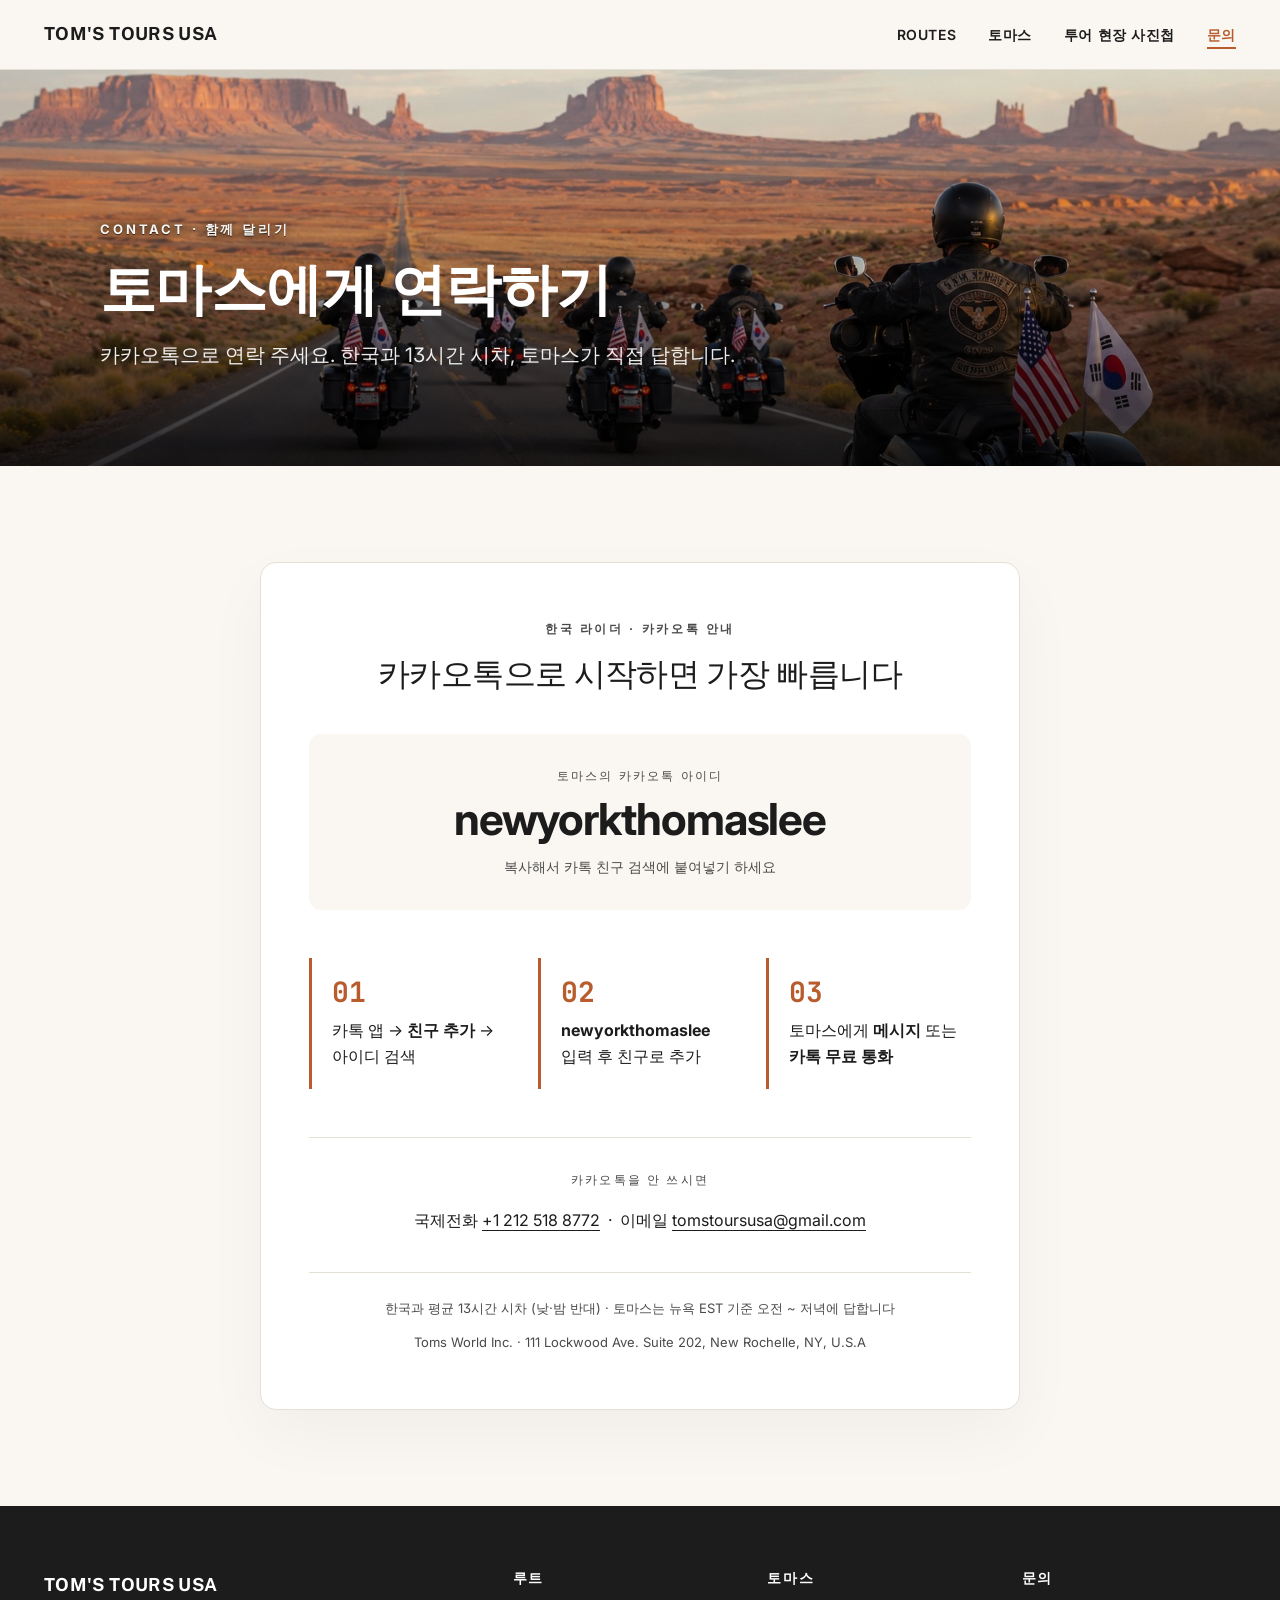
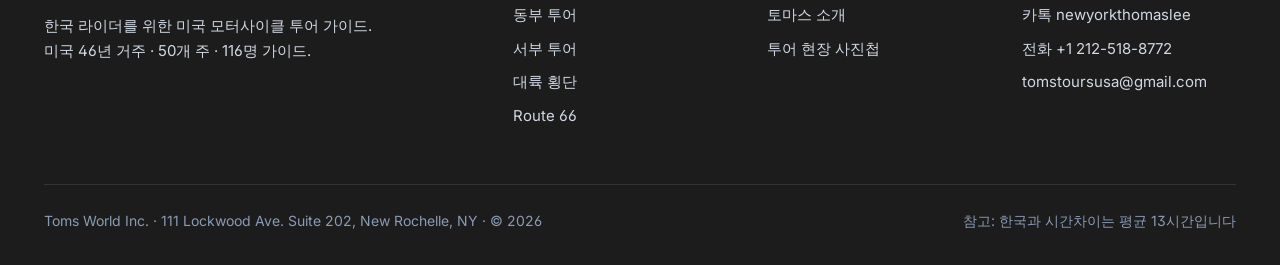
<file: contact.html>
<!DOCTYPE html>
<html lang="ko">
<head>
  <meta charset="UTF-8">
  <meta name="viewport" content="width=device-width, initial-scale=1.0">
  <title>문의 · TOM'S TOURS USA</title>
  <meta name="description" content="토마스에게 카카오톡 (newyorkthomaslee) 또는 국제전화 +1 212 518 8772 또는 이메일 tomstoursusa@gmail.com 으로 라이딩 투어 상담.">
  <link rel="preconnect" href="https://fonts.googleapis.com">
  <link rel="preconnect" href="https://fonts.gstatic.com" crossorigin>
  <link href="https://fonts.googleapis.com/css2?family=Public+Sans:wght@500;700&family=Inter:wght@400;500;600;700&family=Pretendard+Variable:wght@400;500;600;700&family=JetBrains+Mono:wght@500;700&display=swap" rel="stylesheet">
  <link rel="stylesheet" href="style.css">
</head>
<body>

<nav class="nav">
  <div class="nav-inner">
    <a href="index.html" class="nav-logo">TOM'S TOURS USA</a>
    <button class="nav-toggle" aria-label="메뉴" onclick="document.getElementById('nav-links').classList.toggle('open')">☰</button>
    <ul class="nav-links" id="nav-links">
      <li><a href="index.html#routes">ROUTES</a></li>
      <li><a href="about.html">토마스</a></li>
      <li><a href="stories.html">투어 현장 사진첩</a></li>
      <li><a href="contact.html" class="active">문의</a></li>
    </ul>
  </div>
</nav>

<section class="hero hero--smaller">
  <img src="images/tom_photo_33_kakao_2026-05-13.jpg" alt="황혼의 유타 163번 도로를 달리는 한국 라이더 단체와 할리데이비슨 — 모뉴먼트 밸리로 향하는 길" fetchpriority="high">
  <div class="hero-inner">
    <div class="hero-eyebrow">CONTACT · 함께 달리기</div>
    <h1>토마스에게 연락하기</h1>
    <p class="hero-sub">카카오톡으로 연락 주세요. 한국과 13시간 시차, 토마스가 직접 답합니다.</p>
  </div>
</section>

<!-- ONE SECTION — calling-card style -->
<section class="section">
  <div class="container">
    <div class="contact-page-card">

      <div class="contact-eyebrow">한국 라이더 · 카카오톡 안내</div>
      <h2 class="contact-headline">카카오톡으로 시작하면 가장 빠릅니다</h2>

      <!-- The ID — the centerpiece -->
      <div class="contact-id-block">
        <div class="contact-id-label">토마스의 카카오톡 아이디</div>
        <div class="contact-id-display">newyorkthomaslee</div>
        <div class="contact-id-hint">복사해서 카톡 친구 검색에 붙여넣기 하세요</div>
      </div>

      <!-- 3 steps -->
      <div class="contact-steps">
        <div class="contact-step">
          <div class="contact-step-num">01</div>
          <div class="contact-step-text">카톡 앱 → <strong>친구 추가</strong> → 아이디 검색</div>
        </div>
        <div class="contact-step">
          <div class="contact-step-num">02</div>
          <div class="contact-step-text"><strong>newyorkthomaslee</strong> 입력 후 친구로 추가</div>
        </div>
        <div class="contact-step">
          <div class="contact-step-num">03</div>
          <div class="contact-step-text">토마스에게 <strong>메시지</strong> 또는 <strong>카톡 무료 통화</strong></div>
        </div>
      </div>

      <!-- Fallback -->
      <div class="contact-fallback">
        <div class="contact-fallback-label">카카오톡을 안 쓰시면</div>
        <div class="contact-fallback-items">
          국제전화 <a href="tel:+12125188772">+1 212 518 8772</a> &nbsp;·&nbsp; 이메일 <a href="mailto:tomstoursusa@gmail.com">tomstoursusa@gmail.com</a>
        </div>
      </div>

      <!-- Meta -->
      <div class="contact-meta">
        <div>한국과 평균 13시간 시차 (낮·밤 반대) · 토마스는 뉴욕 EST 기준 오전 ~ 저녁에 답합니다</div>
        <div class="contact-meta-address">Toms World Inc. · 111 Lockwood Ave. Suite 202, New Rochelle, NY, U.S.A</div>
      </div>

    </div>
  </div>
</section>

<footer class="footer">
  <div class="container">
    <div class="footer-grid">
      <div class="footer-brand">
        <strong>TOM'S TOURS USA</strong>
        한국 라이더를 위한 미국 모터사이클 투어 가이드.<br>미국 46년 거주 · 50개 주 · 116명 가이드.
      </div>
      <div>
        <h4>루트</h4>
        <ul>
          <li><a href="routes/east.html">동부 투어</a></li>
          <li><a href="routes/west.html">서부 투어</a></li>
          <li><a href="routes/transcontinental.html">대륙 횡단</a></li>
          <li><a href="routes/route66.html">Route 66</a></li>
        </ul>
      </div>
      <div>
        <h4>토마스</h4>
        <ul>
          <li><a href="about.html">토마스 소개</a></li>
          <li><a href="stories.html">투어 현장 사진첩</a></li>
        </ul>
      </div>
      <div>
        <h4>문의</h4>
        <ul>
          <li>카톡 newyorkthomaslee</li>
          <li>전화 +1 212-518-8772</li>
          <li>tomstoursusa@gmail.com</li>
        </ul>
      </div>
    </div>
    <div class="footer-bottom">
      <span>Toms World Inc. · 111 Lockwood Ave. Suite 202, New Rochelle, NY · © 2026</span>
      <span>참고: 한국과 시간차이는 평균 13시간입니다</span>
    </div>
  </div>
</footer>

</body>
</html>
</file>
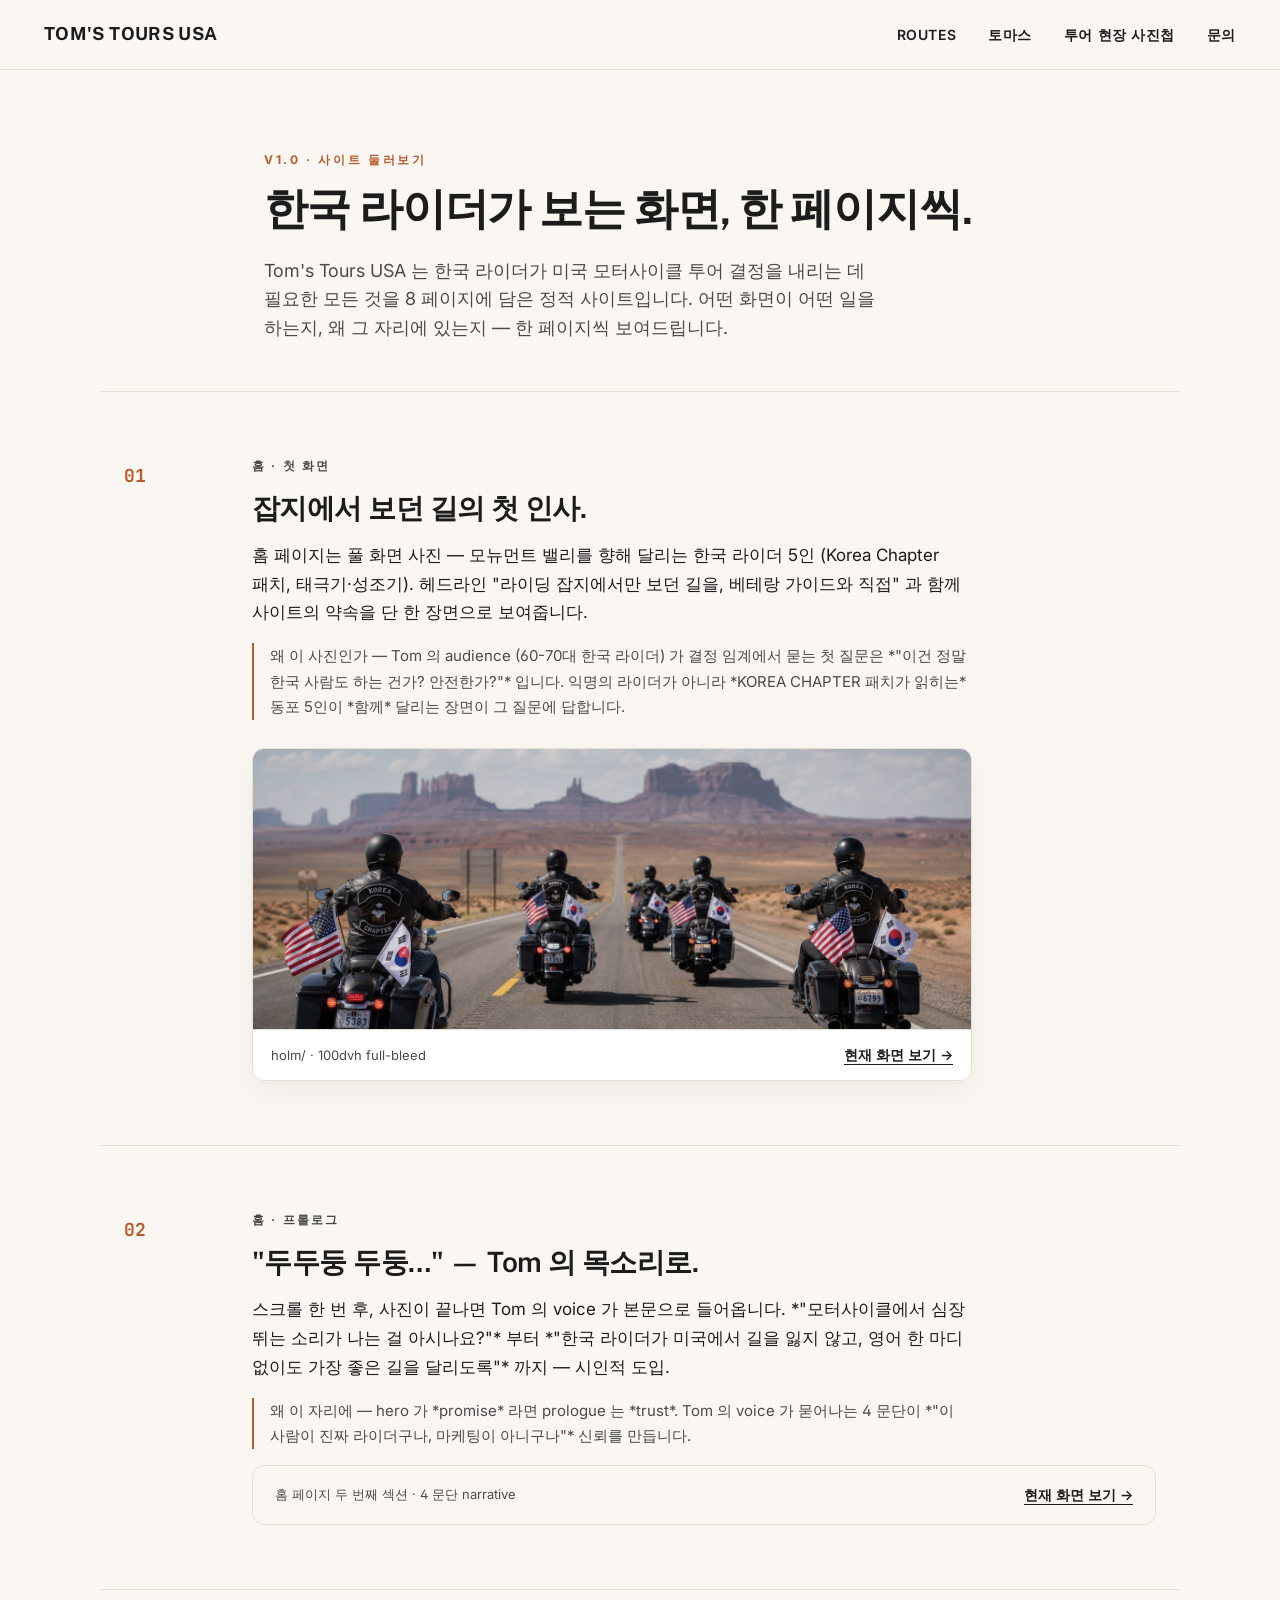
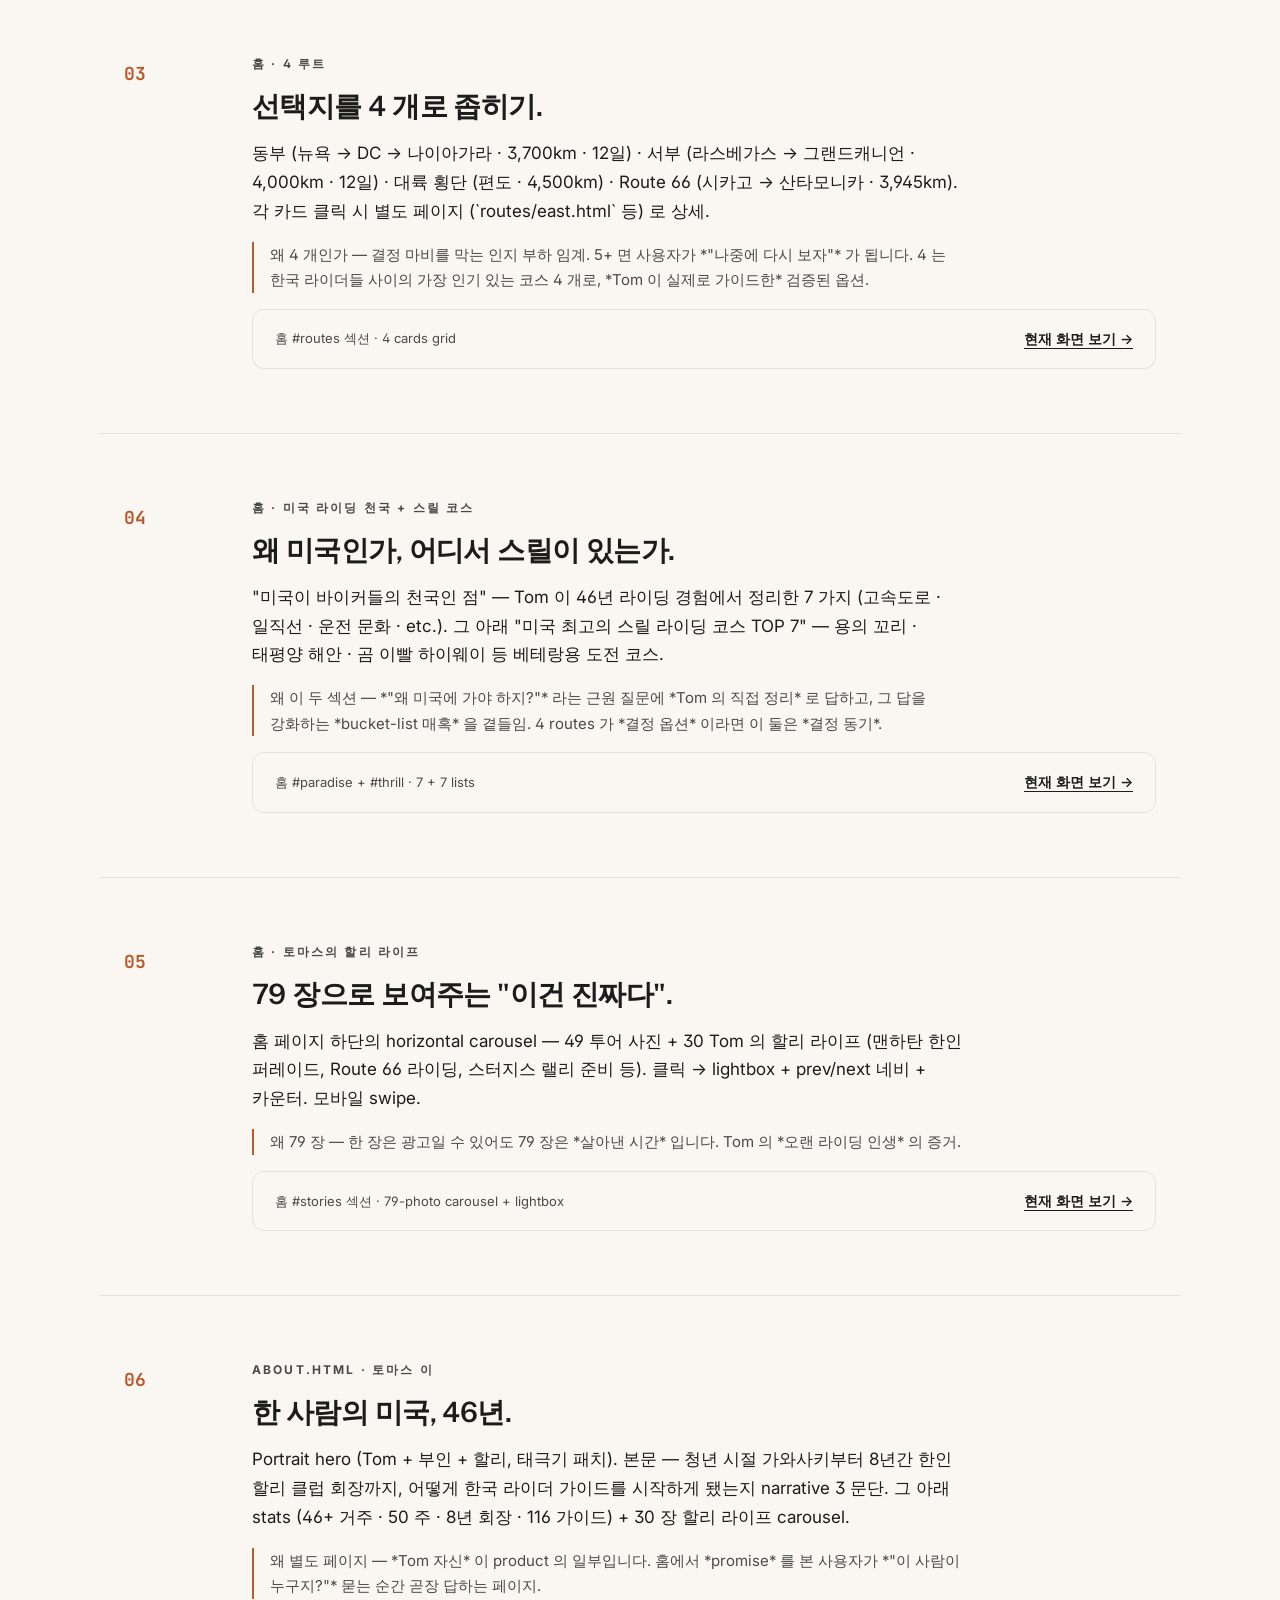
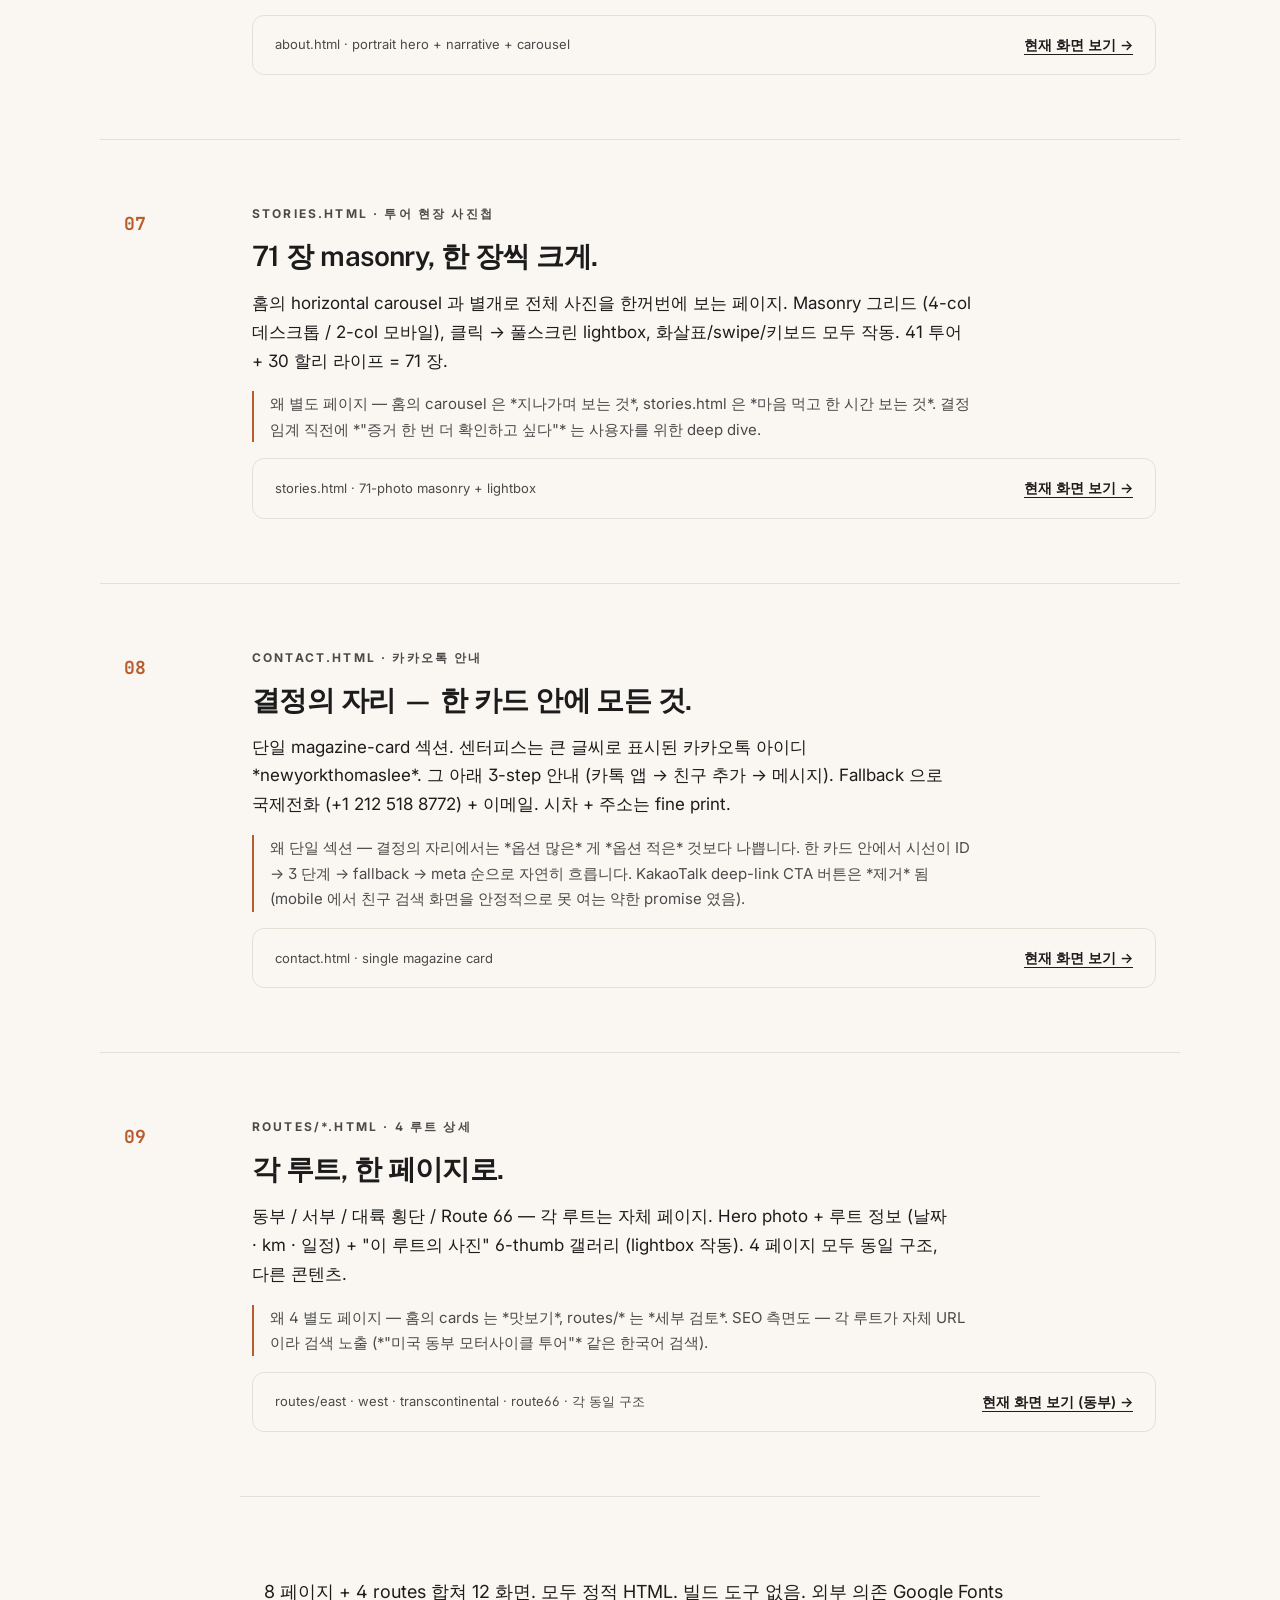
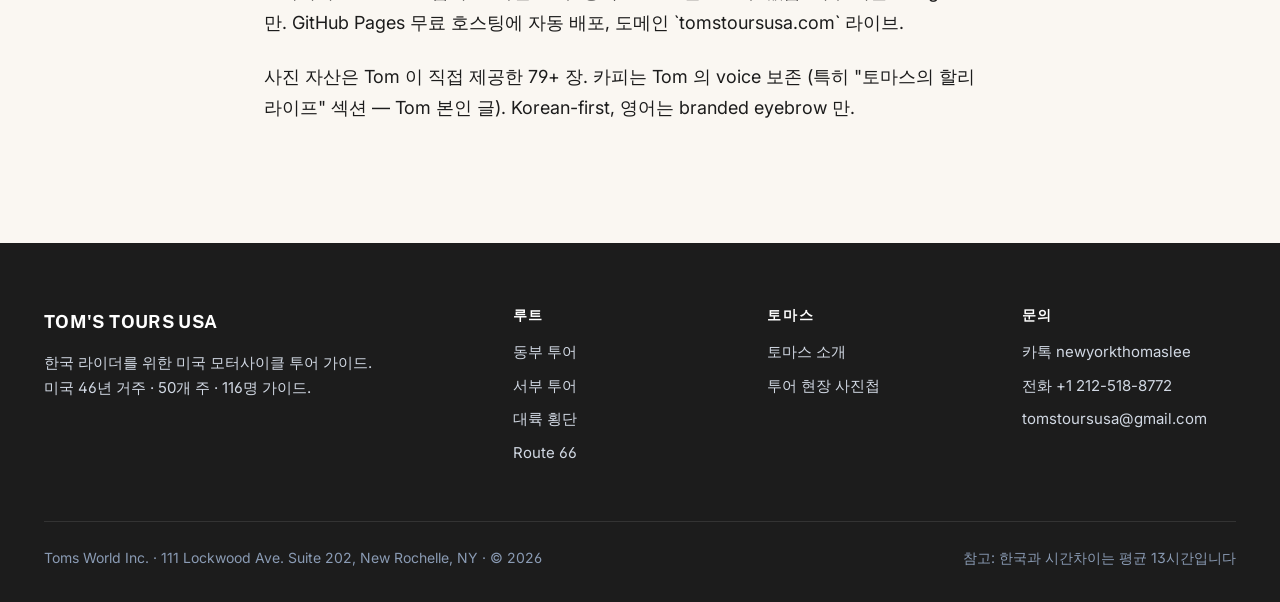
<file: screens.html>
<!DOCTYPE html>
<html lang="ko">
<head>
  <meta charset="UTF-8">
  <meta name="viewport" content="width=device-width, initial-scale=1.0">
  <title>사이트 둘러보기 · TOM'S TOURS USA</title>
  <meta name="description" content="Tom's Tours USA 사이트를 한 페이지씩 둘러봅니다. 한국 라이더가 미국 모터사이클 투어 결정을 내리는 8 페이지 정적 사이트의 product tour.">
  <link rel="preconnect" href="https://fonts.googleapis.com">
  <link rel="preconnect" href="https://fonts.gstatic.com" crossorigin>
  <link href="https://fonts.googleapis.com/css2?family=Public+Sans:wght@500;700&family=Inter:wght@400;500;600;700&family=Pretendard+Variable:wght@400;500;600;700&family=JetBrains+Mono:wght@500;700&display=swap" rel="stylesheet">
  <link rel="stylesheet" href="style.css">
  <style>
    /* /screens — editorial product tour, magazine register */
    .screens-hero {
      max-width: 800px;
      margin: 0 auto;
      padding: 80px 24px 48px;
      text-align: left;
    }
    .screens-eyebrow {
      font-size: 12px;
      text-transform: uppercase;
      letter-spacing: 0.22em;
      font-weight: 700;
      color: var(--accent, #B85C2E);
      margin-bottom: 16px;
    }
    .screens-h1 {
      font-size: 44px;
      font-weight: 600;
      letter-spacing: -0.025em;
      line-height: 1.08;
      color: var(--ink, #1c1c1c);
      margin-bottom: 24px;
    }
    @media (max-width: 720px) { .screens-h1 { font-size: 32px; } }
    .screens-lede {
      font-size: 18px;
      line-height: 1.6;
      color: var(--ink-soft, #4a4a4a);
      max-width: 640px;
    }

    .screen-row {
      max-width: 1080px;
      margin: 0 auto;
      padding: 64px 24px;
      display: grid;
      grid-template-columns: 80px 1fr;
      gap: 32px 48px;
      border-top: 1px solid var(--rule, #e8e8ed);
    }
    @media (max-width: 720px) {
      .screen-row {
        grid-template-columns: 1fr;
        padding: 40px 24px;
        gap: 16px;
      }
    }
    .screen-num {
      font-family: 'JetBrains Mono', monospace;
      font-size: 18px;
      font-weight: 700;
      color: var(--accent, #B85C2E);
      letter-spacing: 0.02em;
      padding-top: 6px;
    }
    .screen-body { display: flex; flex-direction: column; gap: 16px; }
    .screen-eyebrow {
      font-size: 12px;
      text-transform: uppercase;
      letter-spacing: 0.18em;
      font-weight: 700;
      color: var(--ink-soft, #4a4a4a);
    }
    .screen-h2 {
      font-size: 28px;
      font-weight: 600;
      line-height: 1.2;
      letter-spacing: -0.02em;
      color: var(--ink, #1c1c1c);
      margin: 0;
    }
    @media (max-width: 720px) { .screen-h2 { font-size: 24px; } }
    .screen-text {
      font-size: 17px;
      line-height: 1.7;
      color: var(--ink, #1c1c1c);
      max-width: 720px;
    }
    .screen-why {
      font-size: 15px;
      line-height: 1.7;
      color: var(--ink-soft, #4a4a4a);
      max-width: 720px;
      padding-left: 16px;
      border-left: 2px solid var(--accent, #B85C2E);
    }
    .screen-frame {
      margin-top: 12px;
      border: 1px solid var(--rule, #e8e8ed);
      border-radius: 12px;
      overflow: hidden;
      background: #fff;
      max-width: 720px;
      box-shadow: 0 12px 32px rgba(0,0,0,0.05);
    }
    .screen-frame img {
      display: block;
      width: 100%;
      height: 280px;
      object-fit: cover;
    }
    .screen-frame-meta {
      padding: 14px 18px;
      font-size: 13px;
      color: var(--ink-soft, #4a4a4a);
      border-top: 1px solid var(--rule, #e8e8ed);
      display: flex;
      justify-content: space-between;
      align-items: center;
      gap: 12px;
    }
    .screen-link {
      font-size: 14px;
      font-weight: 600;
      color: var(--ink, #1c1c1c);
      text-decoration: underline;
      text-underline-offset: 4px;
    }
    .screen-link:hover { text-decoration-thickness: 2px; }

    .screens-end {
      max-width: 800px;
      margin: 0 auto;
      padding: 80px 24px 120px;
      border-top: 1px solid var(--rule, #e8e8ed);
    }
    .screens-end-text {
      font-size: 18px;
      line-height: 1.7;
      color: var(--ink, #1c1c1c);
    }
  </style>
</head>
<body>

<nav class="nav">
  <div class="nav-inner">
    <a href="index.html" class="nav-logo">TOM'S TOURS USA</a>
    <button class="nav-toggle" aria-label="메뉴" onclick="document.getElementById('nav-links').classList.toggle('open')">☰</button>
    <ul class="nav-links" id="nav-links">
      <li><a href="index.html#routes">ROUTES</a></li>
      <li><a href="about.html">토마스</a></li>
      <li><a href="stories.html">투어 현장 사진첩</a></li>
      <li><a href="contact.html">문의</a></li>
    </ul>
  </div>
</nav>

<!-- INTRO -->
<section class="screens-hero">
  <div class="screens-eyebrow">V1.0 · 사이트 둘러보기</div>
  <h1 class="screens-h1">한국 라이더가 보는 화면, 한 페이지씩.</h1>
  <p class="screens-lede">Tom's Tours USA 는 한국 라이더가 미국 모터사이클 투어 결정을 내리는 데 필요한 모든 것을 8 페이지에 담은 정적 사이트입니다. 어떤 화면이 어떤 일을 하는지, 왜 그 자리에 있는지 — 한 페이지씩 보여드립니다.</p>
</section>

<!-- 01 HOME HERO -->
<section class="screen-row">
  <div class="screen-num">01</div>
  <div class="screen-body">
    <div class="screen-eyebrow">홈 · 첫 화면</div>
    <h2 class="screen-h2">잡지에서 보던 길의 첫 인사.</h2>
    <p class="screen-text">홈 페이지는 풀 화면 사진 — 모뉴먼트 밸리를 향해 달리는 한국 라이더 5인 (Korea Chapter 패치, 태극기·성조기). 헤드라인 "라이딩 잡지에서만 보던 길을, 베테랑 가이드와 직접" 과 함께 사이트의 약속을 단 한 장면으로 보여줍니다.</p>
    <p class="screen-why">왜 이 사진인가 — Tom 의 audience (60-70대 한국 라이더) 가 결정 임계에서 묻는 첫 질문은 *"이건 정말 한국 사람도 하는 건가? 안전한가?"* 입니다. 익명의 라이더가 아니라 *KOREA CHAPTER 패치가 읽히는* 동포 5인이 *함께* 달리는 장면이 그 질문에 답합니다.</p>
    <div class="screen-frame">
      <img src="images/tom_photo_34_kakao_2026-05-13.jpg" alt="모뉴먼트 밸리를 향해 달리는 한국 라이더 단체 — Korea Chapter 패치 + 태극기·성조기">
      <div class="screen-frame-meta">
        <span>holm/ · 100dvh full-bleed</span>
        <a href="index.html" class="screen-link">현재 화면 보기 →</a>
      </div>
    </div>
  </div>
</section>

<!-- 02 PROLOGUE -->
<section class="screen-row">
  <div class="screen-num">02</div>
  <div class="screen-body">
    <div class="screen-eyebrow">홈 · 프롤로그</div>
    <h2 class="screen-h2">"두두둥 두둥…" — Tom 의 목소리로.</h2>
    <p class="screen-text">스크롤 한 번 후, 사진이 끝나면 Tom 의 voice 가 본문으로 들어옵니다. *"모터사이클에서 심장 뛰는 소리가 나는 걸 아시나요?"* 부터 *"한국 라이더가 미국에서 길을 잃지 않고, 영어 한 마디 없이도 가장 좋은 길을 달리도록"* 까지 — 시인적 도입.</p>
    <p class="screen-why">왜 이 자리에 — hero 가 *promise* 라면 prologue 는 *trust*. Tom 의 voice 가 묻어나는 4 문단이 *"이 사람이 진짜 라이더구나, 마케팅이 아니구나"* 신뢰를 만듭니다.</p>
    <div class="screen-frame-meta" style="border:1px solid var(--rule); border-radius: 12px; padding: 18px 22px;">
      <span>홈 페이지 두 번째 섹션 · 4 문단 narrative</span>
      <a href="index.html#prologue" class="screen-link">현재 화면 보기 →</a>
    </div>
  </div>
</section>

<!-- 03 ROUTES -->
<section class="screen-row">
  <div class="screen-num">03</div>
  <div class="screen-body">
    <div class="screen-eyebrow">홈 · 4 루트</div>
    <h2 class="screen-h2">선택지를 4 개로 좁히기.</h2>
    <p class="screen-text">동부 (뉴욕 → DC → 나이아가라 · 3,700km · 12일) · 서부 (라스베가스 → 그랜드캐니언 · 4,000km · 12일) · 대륙 횡단 (편도 · 4,500km) · Route 66 (시카고 → 산타모니카 · 3,945km). 각 카드 클릭 시 별도 페이지 (`routes/east.html` 등) 로 상세.</p>
    <p class="screen-why">왜 4 개인가 — 결정 마비를 막는 인지 부하 임계. 5+ 면 사용자가 *"나중에 다시 보자"* 가 됩니다. 4 는 한국 라이더들 사이의 가장 인기 있는 코스 4 개로, *Tom 이 실제로 가이드한* 검증된 옵션.</p>
    <div class="screen-frame-meta" style="border:1px solid var(--rule); border-radius: 12px; padding: 18px 22px;">
      <span>홈 #routes 섹션 · 4 cards grid</span>
      <a href="index.html#routes" class="screen-link">현재 화면 보기 →</a>
    </div>
  </div>
</section>

<!-- 04 PARADISE + THRILL -->
<section class="screen-row">
  <div class="screen-num">04</div>
  <div class="screen-body">
    <div class="screen-eyebrow">홈 · 미국 라이딩 천국 + 스릴 코스</div>
    <h2 class="screen-h2">왜 미국인가, 어디서 스릴이 있는가.</h2>
    <p class="screen-text">"미국이 바이커들의 천국인 점" — Tom 이 46년 라이딩 경험에서 정리한 7 가지 (고속도로 · 일직선 · 운전 문화 · etc.). 그 아래 "미국 최고의 스릴 라이딩 코스 TOP 7" — 용의 꼬리 · 태평양 해안 · 곰 이빨 하이웨이 등 베테랑용 도전 코스.</p>
    <p class="screen-why">왜 이 두 섹션 — *"왜 미국에 가야 하지?"* 라는 근원 질문에 *Tom 의 직접 정리* 로 답하고, 그 답을 강화하는 *bucket-list 매혹* 을 곁들임. 4 routes 가 *결정 옵션* 이라면 이 둘은 *결정 동기*.</p>
    <div class="screen-frame-meta" style="border:1px solid var(--rule); border-radius: 12px; padding: 18px 22px;">
      <span>홈 #paradise + #thrill · 7 + 7 lists</span>
      <a href="index.html#paradise" class="screen-link">현재 화면 보기 →</a>
    </div>
  </div>
</section>

<!-- 05 HARLEY LIFE GALLERY -->
<section class="screen-row">
  <div class="screen-num">05</div>
  <div class="screen-body">
    <div class="screen-eyebrow">홈 · 토마스의 할리 라이프</div>
    <h2 class="screen-h2">79 장으로 보여주는 "이건 진짜다".</h2>
    <p class="screen-text">홈 페이지 하단의 horizontal carousel — 49 투어 사진 + 30 Tom 의 할리 라이프 (맨하탄 한인 퍼레이드, Route 66 라이딩, 스터지스 랠리 준비 등). 클릭 → lightbox + prev/next 네비 + 카운터. 모바일 swipe.</p>
    <p class="screen-why">왜 79 장 — 한 장은 광고일 수 있어도 79 장은 *살아낸 시간* 입니다. Tom 의 *오랜 라이딩 인생* 의 증거.</p>
    <div class="screen-frame-meta" style="border:1px solid var(--rule); border-radius: 12px; padding: 18px 22px;">
      <span>홈 #stories 섹션 · 79-photo carousel + lightbox</span>
      <a href="index.html#stories" class="screen-link">현재 화면 보기 →</a>
    </div>
  </div>
</section>

<!-- 06 ABOUT -->
<section class="screen-row">
  <div class="screen-num">06</div>
  <div class="screen-body">
    <div class="screen-eyebrow">about.html · 토마스 이</div>
    <h2 class="screen-h2">한 사람의 미국, 46년.</h2>
    <p class="screen-text">Portrait hero (Tom + 부인 + 할리, 태극기 패치). 본문 — 청년 시절 가와사키부터 8년간 한인 할리 클럽 회장까지, 어떻게 한국 라이더 가이드를 시작하게 됐는지 narrative 3 문단. 그 아래 stats (46+ 거주 · 50 주 · 8년 회장 · 116 가이드) + 30 장 할리 라이프 carousel.</p>
    <p class="screen-why">왜 별도 페이지 — *Tom 자신* 이 product 의 일부입니다. 홈에서 *promise* 를 본 사용자가 *"이 사람이 누구지?"* 묻는 순간 곧장 답하는 페이지.</p>
    <div class="screen-frame-meta" style="border:1px solid var(--rule); border-radius: 12px; padding: 18px 22px;">
      <span>about.html · portrait hero + narrative + carousel</span>
      <a href="about.html" class="screen-link">현재 화면 보기 →</a>
    </div>
  </div>
</section>

<!-- 07 STORIES -->
<section class="screen-row">
  <div class="screen-num">07</div>
  <div class="screen-body">
    <div class="screen-eyebrow">stories.html · 투어 현장 사진첩</div>
    <h2 class="screen-h2">71 장 masonry, 한 장씩 크게.</h2>
    <p class="screen-text">홈의 horizontal carousel 과 별개로 전체 사진을 한꺼번에 보는 페이지. Masonry 그리드 (4-col 데스크톱 / 2-col 모바일), 클릭 → 풀스크린 lightbox, 화살표/swipe/키보드 모두 작동. 41 투어 + 30 할리 라이프 = 71 장.</p>
    <p class="screen-why">왜 별도 페이지 — 홈의 carousel 은 *지나가며 보는 것*, stories.html 은 *마음 먹고 한 시간 보는 것*. 결정 임계 직전에 *"증거 한 번 더 확인하고 싶다"* 는 사용자를 위한 deep dive.</p>
    <div class="screen-frame-meta" style="border:1px solid var(--rule); border-radius: 12px; padding: 18px 22px;">
      <span>stories.html · 71-photo masonry + lightbox</span>
      <a href="stories.html" class="screen-link">현재 화면 보기 →</a>
    </div>
  </div>
</section>

<!-- 08 CONTACT -->
<section class="screen-row">
  <div class="screen-num">08</div>
  <div class="screen-body">
    <div class="screen-eyebrow">contact.html · 카카오톡 안내</div>
    <h2 class="screen-h2">결정의 자리 — 한 카드 안에 모든 것.</h2>
    <p class="screen-text">단일 magazine-card 섹션. 센터피스는 큰 글씨로 표시된 카카오톡 아이디 *newyorkthomaslee*. 그 아래 3-step 안내 (카톡 앱 → 친구 추가 → 메시지). Fallback 으로 국제전화 (+1 212 518 8772) + 이메일. 시차 + 주소는 fine print.</p>
    <p class="screen-why">왜 단일 섹션 — 결정의 자리에서는 *옵션 많은* 게 *옵션 적은* 것보다 나쁩니다. 한 카드 안에서 시선이 ID → 3 단계 → fallback → meta 순으로 자연히 흐릅니다. KakaoTalk deep-link CTA 버튼은 *제거* 됨 (mobile 에서 친구 검색 화면을 안정적으로 못 여는 약한 promise 였음).</p>
    <div class="screen-frame-meta" style="border:1px solid var(--rule); border-radius: 12px; padding: 18px 22px;">
      <span>contact.html · single magazine card</span>
      <a href="contact.html" class="screen-link">현재 화면 보기 →</a>
    </div>
  </div>
</section>

<!-- ROUTES DETAIL -->
<section class="screen-row">
  <div class="screen-num">09</div>
  <div class="screen-body">
    <div class="screen-eyebrow">routes/*.html · 4 루트 상세</div>
    <h2 class="screen-h2">각 루트, 한 페이지로.</h2>
    <p class="screen-text">동부 / 서부 / 대륙 횡단 / Route 66 — 각 루트는 자체 페이지. Hero photo + 루트 정보 (날짜 · km · 일정) + "이 루트의 사진" 6-thumb 갤러리 (lightbox 작동). 4 페이지 모두 동일 구조, 다른 콘텐츠.</p>
    <p class="screen-why">왜 4 별도 페이지 — 홈의 cards 는 *맛보기*, routes/* 는 *세부 검토*. SEO 측면도 — 각 루트가 자체 URL 이라 검색 노출 (*"미국 동부 모터사이클 투어"* 같은 한국어 검색).</p>
    <div class="screen-frame-meta" style="border:1px solid var(--rule); border-radius: 12px; padding: 18px 22px;">
      <span>routes/east · west · transcontinental · route66 · 각 동일 구조</span>
      <a href="routes/east.html" class="screen-link">현재 화면 보기 (동부) →</a>
    </div>
  </div>
</section>

<!-- ENDING -->
<section class="screens-end">
  <p class="screens-end-text">8 페이지 + 4 routes 합쳐 12 화면. 모두 정적 HTML. 빌드 도구 없음. 외부 의존 Google Fonts 만. GitHub Pages 무료 호스팅에 자동 배포, 도메인 `tomstoursusa.com` 라이브.</p>
  <p class="screens-end-text" style="margin-top: 24px;">사진 자산은 Tom 이 직접 제공한 79+ 장. 카피는 Tom 의 voice 보존 (특히 "토마스의 할리 라이프" 섹션 — Tom 본인 글). Korean-first, 영어는 branded eyebrow 만.</p>
</section>

<footer class="footer">
  <div class="container">
    <div class="footer-grid">
      <div class="footer-brand">
        <strong>TOM'S TOURS USA</strong>
        한국 라이더를 위한 미국 모터사이클 투어 가이드.<br>미국 46년 거주 · 50개 주 · 116명 가이드.
      </div>
      <div>
        <h4>루트</h4>
        <ul>
          <li><a href="routes/east.html">동부 투어</a></li>
          <li><a href="routes/west.html">서부 투어</a></li>
          <li><a href="routes/transcontinental.html">대륙 횡단</a></li>
          <li><a href="routes/route66.html">Route 66</a></li>
        </ul>
      </div>
      <div>
        <h4>토마스</h4>
        <ul>
          <li><a href="about.html">토마스 소개</a></li>
          <li><a href="stories.html">투어 현장 사진첩</a></li>
        </ul>
      </div>
      <div>
        <h4>문의</h4>
        <ul>
          <li>카톡 newyorkthomaslee</li>
          <li>전화 +1 212-518-8772</li>
          <li>tomstoursusa@gmail.com</li>
        </ul>
      </div>
    </div>
    <div class="footer-bottom">
      <span>Toms World Inc. · 111 Lockwood Ave. Suite 202, New Rochelle, NY · © 2026</span>
      <span>참고: 한국과 시간차이는 평균 13시간입니다</span>
    </div>
  </div>
</footer>

</body>
</html>
</file>
<file: style.css>
/* ==========================================================================
   TOM'S TOURS USA — Lonely Planet edition
   White paper · LP teal · Public Sans / Inter / Pretendard
   ========================================================================== */

:root {
  --paper: #FAF7F2;        /* warm off-white */
  --surface: #FFFFFF;      /* card backgrounds */
  --ink: #1c1c1c;          /* near-black */
  --ink-soft: #4a4a4a;     /* secondary text */
  --accent: #B85C2E;       /* single accent (placeholder rust) */
  --accent-dark: #9A4920;  /* hover */
  --rule: #E5E0D6;         /* warm divider */
  --shadow-card: 0 2px 8px rgba(28, 28, 28, 0.08);
  --shadow-card-hover: 0 8px 24px rgba(28, 28, 28, 0.14);
  --container: 1240px;
  --pad: 24px;
}

* { box-sizing: border-box; margin: 0; padding: 0; }

html { scroll-behavior: smooth; -webkit-text-size-adjust: 100%; }

body {
  font-family: 'Inter', 'Pretendard Variable', 'Pretendard', -apple-system, BlinkMacSystemFont, sans-serif;
  font-size: 17px;
  line-height: 1.6;
  color: var(--ink);
  background: var(--paper);
  -webkit-font-smoothing: antialiased;
  -moz-osx-font-smoothing: grayscale;
  font-feature-settings: "kern" 1, "liga" 1, "ss01" 1;
  /* Korean line-break: keep eojeol (어절) intact, no mid-word breaks */
  word-break: keep-all;
  overflow-wrap: break-word;
  text-wrap: pretty;
}

/* Anchor scroll offset for sticky nav (#routes etc. land below the header) */
section[id], div[id] { scroll-margin-top: 80px; }

/* a11y: visible keyboard focus on all interactive elements */
a:focus-visible,
button:focus-visible,
.card:focus-visible,
.btn:focus-visible,
.cta-text:focus-visible {
  outline: 3px solid var(--accent);
  outline-offset: 3px;
  border-radius: 4px;
}

/* Respect users who prefer reduced motion */
@media (prefers-reduced-motion: reduce) {
  html { scroll-behavior: auto; }
  *, *::before, *::after {
    animation-duration: 0.01ms !important;
    animation-iteration-count: 1 !important;
    transition-duration: 0.01ms !important;
  }
  .card:hover { transform: none; }
  .card:hover .card-photo img,
  .thumb:hover img { transform: none; }
}

/* Headlines: balanced wrapping (no orphan single words on last line) */
h1, h2, h3, h4, .prologue-quote, .lede { text-wrap: balance; }

/* Hero h1 has a deliberate 2-line break on desktop (composition / rhythm).
   On mobile (≤768px) we let text-wrap: balance choose the natural break,
   to avoid awkward "달려본 / 가이드와 함께" stranding when font shrinks to 36/30px. */
.br-desktop { display: inline; }
@media (max-width: 768px) {
  .br-desktop { display: none; }
}

img { max-width: 100%; height: auto; display: block; }

a { color: var(--accent); text-decoration: none; }
a:hover { color: var(--accent-dark); }

h1, h2, h3, h4 {
  font-family: 'Public Sans', 'Inter Tight', 'Pretendard Variable', sans-serif;
  font-weight: 700;
  line-height: 1.15;
  color: var(--ink);
  letter-spacing: -0.01em;
}

.container {
  max-width: var(--container);
  margin: 0 auto;
  padding: 0 var(--pad);
}

/* ============ NAV ============ */
.nav {
  position: sticky; top: 0; z-index: 100;
  background: var(--paper);
  border-bottom: 1px solid var(--rule);
}
.nav-inner {
  display: flex; align-items: center; justify-content: space-between;
  padding: 20px 0;
  max-width: var(--container);
  margin: 0 auto; padding-left: var(--pad); padding-right: var(--pad);
}
.nav-logo {
  font-family: 'Public Sans', 'Inter Tight', sans-serif;
  font-weight: 700; font-size: 18px;
  letter-spacing: 0.02em;
  color: var(--ink);
}
.nav-links {
  display: flex; gap: 32px; list-style: none;
}
.nav-links a {
  color: var(--ink);
  font-weight: 600;
  font-size: 14px;
  letter-spacing: 0.04em;
  text-transform: uppercase;
  padding: 4px 0;
  border-bottom: 2px solid transparent;
  transition: border-color 0.15s, color 0.15s;
}
.nav-links a:hover, .nav-links a.active {
  color: var(--accent);
  border-bottom-color: var(--accent);
}
.nav-toggle {
  display: none;
  background: none; border: none;
  font-size: 24px; color: var(--ink);
  cursor: pointer;
  /* 44×44 touch target floor (Fitts's Law / WCAG 2.5.5 Level AAA) */
  min-width: 44px;
  min-height: 44px;
  padding: 8px;
  margin: -8px;
  border-radius: 4px;
}
.nav-toggle:hover { background: rgba(0,0,0,0.04); }

/* ============ HERO ============ */
.hero {
  position: relative;
  width: 100%;
  aspect-ratio: 21 / 9;
  min-height: 480px;
  max-height: 760px;
  overflow: hidden;
  display: flex; align-items: flex-end;
}
.hero img {
  position: absolute; inset: 0;
  width: 100%; height: 100%;
  object-fit: cover; object-position: center;
  z-index: 1;
}
.hero::after {
  content: ""; position: absolute; inset: 0;
  /* Neutral black gradient — keeps focus on accent rust, no competing hue */
  background: linear-gradient(180deg, rgba(0,0,0,0) 0%, rgba(0,0,0,0.20) 50%, rgba(0,0,0,0.72) 100%);
  z-index: 2;
}
.hero-inner {
  position: relative; z-index: 3;
  width: 100%;
  max-width: var(--container);
  margin: 0 auto;
  padding: 64px 80px;
  color: #fff;
}
.hero-eyebrow {
  text-transform: uppercase;
  letter-spacing: 0.22em;
  font-size: 13px;
  font-weight: 700;
  /* Solid white + layered shadow for AA contrast over ANY photo background.
     2026-05-13 v2: opacity:0.92 was weakening the text-shadow itself (opacity
     property fades child shadows). Switched to rgba color so the triple-stack
     shadow stays full strength. Creates a visible halo on bright skies AND
     solid darkening on dark areas. */
  color: rgba(255, 255, 255, 0.96);
  margin-bottom: 20px;
  text-shadow:
    0 1px 0 rgba(0,0,0,0.55),
    0 0 8px rgba(0,0,0,0.65),
    0 2px 16px rgba(0,0,0,0.55);
}
.hero h1 {
  font-size: 64px;
  color: #fff;
  margin-bottom: 20px;
  max-width: 880px;
  line-height: 1.08;
}
.hero-sub {
  font-size: 20px;
  color: rgba(255,255,255,0.92);
  line-height: 1.5;
  max-width: 720px;
  margin-bottom: 32px;
  font-weight: 400;
}
.hero-cta { display: flex; gap: 16px; flex-wrap: wrap; }

.hero--small { aspect-ratio: auto; min-height: 56vh; max-height: 540px; }
.hero--smaller { aspect-ratio: auto; min-height: 44vh; max-height: 460px; }
.hero--small h1, .hero--smaller h1 { font-size: 56px; }

/* PORTRAIT hero — for about.html where the photo is a vertical portrait;
   we let it breathe taller and shift the image focus toward the upper third. */
.hero--portrait { aspect-ratio: auto; min-height: 72vh; max-height: 760px; }
.hero--portrait img { object-position: center 28%; }
.hero--portrait h1 { font-size: 60px; }
@media (max-width: 768px) {
  .hero--portrait { min-height: 64vh; max-height: 620px; }
  .hero--portrait h1 { font-size: 40px; }
}

/* FULL hero — fills the viewport. Used on home so the destination
   image owns the first screen completely. dvh fallback handles
   mobile browser chrome cleanly. Double-class selector beats the
   mobile `.hero { aspect-ratio: 4/3 }` rule that lives inside
   @media (max-width: 768px). */
.hero.hero--full {
  aspect-ratio: auto;
  height: 100vh;
  height: 100dvh;
  min-height: 100vh;
  min-height: 100dvh;
  max-height: none;
  /* Anchor content to the top so it lives in the sky area of the photo
     and doesn't overlap the riders / horizon line near mid-frame. */
  align-items: flex-start;
}
/* Horizontally center every child of the full hero — eyebrow, h1, sub, CTA row.
   padding-top pushes the block down past the sticky nav into the upper sky. */
.hero.hero--full .hero-inner {
  text-align: center;
  padding-top: 14vh;
}
.hero.hero--full .hero-inner h1,
.hero.hero--full .hero-inner .hero-sub { margin-left: auto; margin-right: auto; }
.hero.hero--full .hero-cta { justify-content: center; }
/* Top-weighted scrim — deep midnight blue (not flat black) so the
   darkening reads as atmospheric sky shadow, not a foreign overlay.
   Color #0a1a35 ≈ rgb(10,26,53) keeps hue alignment with the photo's
   sky while still meeting AA contrast for white text on top. */
/* 2026-05-13 v3: brighten the photo with a CSS filter for a sunnier feel.
   Targeted only at the home full hero. brightness 1.08 + saturate 1.15 +
   contrast 1.04 lifts the sky, vibrancy on blues + flag reds, slight punch.
   Conservative values — looks like a good camera exposure, not HDR. */
.hero.hero--full img {
  filter: brightness(1.08) saturate(1.15) contrast(1.04);
}
.hero.hero--full::after {
  /* Scrim adjusted to compensate for the brightened photo. Slightly heavier
     top so text contrast stays solid even though sky is now brighter. Still
     neutral black (no color cast). 0% through middle keeps riders + horizon
     fully visible. */
  background: linear-gradient(180deg,
    rgba(0, 0, 0, 0.30) 0%,
    rgba(0, 0, 0, 0.14) 25%,
    rgba(0, 0, 0, 0)    55%,
    rgba(0, 0, 0, 0.32) 100%
  );
}
/* Redundant contrast: text-shadow under eyebrow / h1 / sub for sky variance. */
/* .hero.hero--full .hero-eyebrow override removed 2026-05-13 v2 — the base
   .hero-eyebrow rule now uses rgba color + triple-stack shadow which works
   well over all hero photos including the full-height home hero. */
.hero.hero--full h1,
.hero.hero--full .hero-sub {
  text-shadow: 0 2px 10px rgba(0,0,0,0.55), 0 1px 3px rgba(0,0,0,0.35);
}
@media (max-width: 768px) {
  .hero.hero--full .hero-inner { padding-top: 12vh; }
}

/* ============ BUTTONS ============ */
.btn {
  display: inline-flex; align-items: center; gap: 8px;
  font-family: inherit;
  font-size: 14px;
  font-weight: 700;
  letter-spacing: 0.06em;
  text-transform: uppercase;
  padding: 16px 32px;
  border-radius: 4px;
  border: 2px solid transparent;
  cursor: pointer;
  transition: background 0.15s, color 0.15s, border-color 0.15s, transform 0.15s;
  text-decoration: none;
  line-height: 1;
}
.btn-primary { background: var(--accent); color: #fff; border-color: var(--accent); }
.btn-primary:hover { background: var(--accent-dark); border-color: var(--accent-dark); color: #fff; }
.btn-outline-white { background: transparent; color: #fff; border-color: #fff; }
.btn-outline-white:hover { background: #fff; color: var(--ink); }
.btn-on-teal { background: #fff; color: var(--accent); border-color: #fff; }
.btn-on-teal:hover { background: rgba(255,255,255,0.9); color: var(--accent-dark); }

.cta-text {
  display: inline-flex; align-items: center; gap: 8px;
  color: var(--accent);
  font-weight: 700;
  font-size: 14px;
  letter-spacing: 0.06em;
  text-transform: uppercase;
}
.cta-text:hover { color: var(--accent-dark); }
.cta-text::after { content: "→"; transition: transform 0.15s; }
.cta-text:hover::after { transform: translateX(3px); }

/* ============ SECTIONS ============ */
.section { padding: 96px 0; }
.section--tight { padding: 64px 0; }
.section--white { background: var(--paper); }
.section--paper { background: #fafbfc; }

.section-head { margin-bottom: 48px; max-width: 760px; }
.section-head--center { text-align: center; margin-left: auto; margin-right: auto; }
.section-head h2 {
  font-size: 36px;
  margin-bottom: 16px;
  position: relative;
  padding-bottom: 16px;
}
.section-head h2::after {
  content: "";
  position: absolute;
  left: 0; bottom: 0;
  /* 8px-grid: 56→48px keeps 8-multiple cadence with section-head margin-bottom: 48px */
  width: 48px; height: 4px;
  background: var(--accent);
}
.section-head--center h2::after { left: 50%; transform: translateX(-50%); }
.section-head .lede {
  font-size: 17px;
  color: var(--ink-soft);
  line-height: 1.6;
}

/* ============ STATS STRIP ============ */
.stats {
  display: grid;
  grid-template-columns: repeat(3, 1fr);
  gap: 32px;
  padding: 64px 0;
  border-top: 1px solid var(--rule);
  border-bottom: 1px solid var(--rule);
  text-align: center;
}
.stats--four { grid-template-columns: repeat(4, 1fr); }
.stat-num {
  font-family: 'Public Sans', 'Inter Tight', sans-serif;
  font-size: 56px;
  font-weight: 700;
  color: var(--ink);
  line-height: 1;
  font-variant-numeric: tabular-nums;
  letter-spacing: -0.02em;
}
.stat-label {
  display: block;
  margin-top: 12px;
  font-size: 14px;
  color: var(--ink-soft);
  text-transform: uppercase;
  letter-spacing: 0.08em;
  font-weight: 600;
}

/* ============ ROUTE CARDS ============ */
.cards {
  display: grid;
  grid-template-columns: repeat(2, 1fr);
  gap: 32px;
}
.cards--3 { grid-template-columns: repeat(3, 1fr); }
.cards--4 { grid-template-columns: repeat(4, 1fr); }

.card {
  background: #fff;
  border-radius: 8px;
  overflow: hidden;
  box-shadow: var(--shadow-card);
  transition: box-shadow 0.2s, transform 0.2s;
  display: flex; flex-direction: column;
  text-decoration: none;
  color: inherit;
}
.card:hover {
  box-shadow: var(--shadow-card-hover);
  transform: translateY(-2px);
  color: inherit;
}
.card-photo {
  aspect-ratio: 16 / 10;
  overflow: hidden;
  background: #f0f3f6;
}
.card-photo img {
  width: 100%; height: 100%; object-fit: cover;
  transition: transform 0.4s;
}
.card:hover .card-photo img { transform: scale(1.04); }
.card-body { padding: 24px; flex: 1; display: flex; flex-direction: column; }
.card-eyebrow {
  font-size: 14px;
  text-transform: uppercase;
  letter-spacing: 0.12em;
  font-weight: 700;
  color: var(--accent);
  margin-bottom: 12px;
}
.card-title {
  font-size: 24px;
  font-weight: 700;
  color: var(--ink);
  margin-bottom: 8px;
  line-height: 1.2;
}
.card-sub {
  font-size: 15px;
  color: var(--ink-soft);
  line-height: 1.5;
  margin-bottom: 20px;
  flex: 1;
}
.card-cta { margin-top: auto; }

/* ============ ABOUT 2-COL ============ */
.split {
  display: grid;
  grid-template-columns: 4fr 6fr;
  gap: 64px;
  align-items: center;
}
.split-photo img {
  width: 100%;
  border-radius: 8px;
  aspect-ratio: 4 / 5;
  object-fit: cover;
  box-shadow: var(--shadow-card);
}
.split-text h2 { font-size: 36px; margin: 12px 0 20px; line-height: 1.15; }
.split-text p { color: var(--ink-soft); margin-bottom: 20px; line-height: 1.7; }
.split-text .eyebrow {
  font-size: 14px;
  text-transform: uppercase;
  letter-spacing: 0.18em;
  font-weight: 700;
  color: var(--accent);
}

/* ============ THUMB GRID ============ */
.thumbs {
  display: grid;
  grid-template-columns: repeat(4, 1fr);
  gap: 16px;
}
.thumbs--3 { grid-template-columns: repeat(3, 1fr); }
.thumb {
  aspect-ratio: 1 / 1;
  overflow: hidden;
  border-radius: 8px;
  background: #f0f3f6;
  cursor: pointer;
}
.thumb img {
  width: 100%; height: 100%; object-fit: cover;
  transition: transform 0.4s;
}
.thumb:hover img { transform: scale(1.05); }

/* ============ TEAL CTA BLOCK ============ */
.teal-cta {
  background: var(--accent);
  color: #fff;
  padding: 96px 0;
  text-align: center;
}
.teal-cta h2 {
  color: #fff;
  font-size: 36px;
  margin-bottom: 16px;
}
.teal-cta p {
  font-size: 17px;
  color: rgba(255,255,255,0.92);
  margin-bottom: 32px;
}
.teal-cta .btn-row { display: inline-flex; gap: 16px; flex-wrap: wrap; justify-content: center; }

/* ============ FOOTER ============ */
.footer {
  background: var(--ink);
  color: #d1d8e3;
  padding: 64px 0 32px;
  font-size: 15px;
  line-height: 1.7;
}
.footer-grid {
  display: grid;
  grid-template-columns: 2fr 1fr 1fr 1fr;
  gap: 40px;
  margin-bottom: 48px;
}
.footer h4 {
  color: #fff;
  font-size: 14px;
  text-transform: uppercase;
  letter-spacing: 0.12em;
  margin-bottom: 16px;
}
.footer-brand strong {
  display: block;
  font-family: 'Public Sans', 'Inter Tight', sans-serif;
  font-size: 18px;
  color: #fff;
  margin-bottom: 12px;
  letter-spacing: 0.02em;
}
.footer ul { list-style: none; }
.footer ul li { margin-bottom: 8px; }
.footer a { color: #d1d8e3; }
.footer a:hover { color: var(--accent); }
.footer-bottom {
  border-top: 1px solid rgba(255,255,255,0.1);
  padding-top: 24px;
  font-size: 14px;
  color: #8a9bb4;
  display: flex; justify-content: space-between; flex-wrap: wrap; gap: 12px;
}

/* ============ BREADCRUMB ============ */
.breadcrumb {
  background: #fafbfc;
  border-bottom: 1px solid var(--rule);
  padding: 16px 0;
  font-size: 14px;
  color: var(--ink-soft);
}
.breadcrumb a { color: var(--ink-soft); }
.breadcrumb a:hover { color: var(--accent); }
.breadcrumb .sep { margin: 0 8px; color: #b8c0cc; }

/* ============ QUICK FACTS BAR ============ */
.quick-facts {
  background: #fff;
  border-bottom: 1px solid var(--rule);
  padding: 32px 0;
}
.quick-facts-inner {
  display: grid;
  grid-template-columns: repeat(4, 1fr);
  gap: 24px;
  text-align: center;
}
.qf-label {
  display: block;
  font-size: 14px;
  text-transform: uppercase;
  letter-spacing: 0.12em;
  font-weight: 700;
  color: var(--accent);
  margin-bottom: 8px;
}
.qf-val {
  font-family: 'Public Sans', 'Inter Tight', sans-serif;
  font-size: 22px;
  font-weight: 700;
  color: var(--ink);
}

/* ============ ITINERARY STOPS ============ */
.itinerary { display: flex; flex-direction: column; gap: 24px; max-width: 880px; margin: 0 auto; }
.stop {
  display: grid;
  grid-template-columns: 80px 1fr;
  gap: 24px;
  align-items: flex-start;
  padding: 24px 0;
  border-bottom: 1px solid var(--rule);
}
.stop:last-child { border-bottom: none; }
.stop-badge {
  width: 64px; height: 64px;
  border-radius: 50%;
  background: var(--accent);
  color: #fff;
  display: flex; align-items: center; justify-content: center;
  font-family: 'Public Sans', sans-serif;
  font-weight: 700;
  font-size: 14px;
  text-align: center;
  line-height: 1.1;
  letter-spacing: 0.04em;
}
.stop-body h4 { font-size: 22px; margin-bottom: 8px; color: var(--ink); }
.stop-body p { color: var(--ink-soft); line-height: 1.6; }

/* ============ ONE-LINER PANEL ============ */
.oneliner {
  max-width: 760px;
  margin: 0 auto;
  text-align: center;
  font-size: 22px;
  line-height: 1.6;
  color: var(--ink);
  font-weight: 400;
}

/* ============ GOLD PANEL ============ */
.gold-panel {
  background: #fff8e8;
  border-left: 4px solid var(--accent);
  padding: 40px 48px;
  border-radius: 8px;
  max-width: 880px;
  margin: 0 auto;
}
.gold-panel .eyebrow {
  font-size: 14px;
  text-transform: uppercase;
  letter-spacing: 0.16em;
  font-weight: 700;
  color: #b8861f;
  margin-bottom: 12px;
}
.gold-panel h3 { font-size: 26px; margin-bottom: 16px; color: var(--ink); }
.gold-panel p { color: #5a4a1a; line-height: 1.7; font-size: 17px; }

/* ============ TESTIMONIAL ============ */
.testimonial {
  max-width: 820px;
  margin: 0 auto;
  padding: 48px;
  background: #fafbfc;
  border-radius: 8px;
  border-top: 4px solid var(--accent);
}
.testimonial q {
  display: block;
  font-size: 19px;
  line-height: 1.7;
  color: var(--ink);
  font-style: normal;
  quotes: "\201C" "\201D";
}
.testimonial q::before { content: open-quote; color: var(--accent); margin-right: 4px; }
.testimonial q::after { content: close-quote; color: var(--accent); margin-left: 4px; }
.testimonial cite {
  display: block;
  margin-top: 20px;
  font-size: 14px;
  color: var(--ink-soft);
  font-style: normal;
  font-weight: 600;
}

/* ============ CONTACT CARD ============ */
.contact-card {
  max-width: 720px;
  margin: 0 auto;
  background: #fff;
  border: 1px solid var(--rule);
  border-radius: 8px;
  padding: 48px;
  box-shadow: var(--shadow-card);
}
.contact-card .row {
  display: grid;
  grid-template-columns: 140px 1fr;
  gap: 16px;
  padding: 20px 0;
  border-bottom: 1px solid var(--rule);
  align-items: baseline;
}
.contact-card .row:last-child { border-bottom: none; }
.contact-card .row dt {
  font-size: 14px;
  text-transform: uppercase;
  letter-spacing: 0.1em;
  font-weight: 700;
  color: var(--accent);
}
.contact-card .row dd {
  font-size: 18px;
  color: var(--ink);
  font-weight: 600;
}
.contact-card .row dd a { color: var(--ink); border-bottom: 1px dashed var(--accent); }
.contact-card .note {
  margin-top: 32px;
  padding: 16px 20px;
  background: #fafbfc;
  border-radius: 4px;
  font-size: 14px;
  color: var(--ink-soft);
}

/* ============ MASONRY GALLERY ============ */
.masonry {
  column-count: 4;
  column-gap: 16px;
}
.masonry-item {
  break-inside: avoid;
  margin-bottom: 16px;
  border-radius: 8px;
  overflow: hidden;
  cursor: pointer;
  background: #f0f3f6;
}
.masonry-item img {
  width: 100%;
  display: block;
  transition: opacity 0.2s;
}
.masonry-item:hover img { opacity: 0.92; }

/* ============ LIGHTBOX ============ */
.lightbox {
  display: none;
  position: fixed; inset: 0;
  background: rgba(0,0,0,0.92);
  z-index: 200;
  align-items: center; justify-content: center;
  padding: 32px;
}
.lightbox.open { display: flex; }
.lightbox img { max-width: 100%; max-height: 92vh; border-radius: 4px; }
.lightbox-close {
  position: absolute; top: 24px; right: 32px;
  background: none; border: none;
  color: #fff; font-size: 32px; cursor: pointer;
}

/* ============ RESPONSIVE ============ */
@media (max-width: 1024px) {
  .hero h1 { font-size: 52px; }
  .hero-inner { padding: 48px 40px; }
  .footer-grid { grid-template-columns: 1fr 1fr; }
  .split { grid-template-columns: 1fr; gap: 32px; }
  .thumbs { grid-template-columns: repeat(3, 1fr); }
  .masonry { column-count: 3; }
}

@media (max-width: 768px) {
  body { font-size: 17px; }
  .nav-toggle { display: block; }
  .nav-links {
    display: none;
    position: absolute; top: 100%; left: 0; right: 0;
    background: #fff;
    flex-direction: column;
    gap: 0;
    padding: 8px 24px 24px;
    border-bottom: 1px solid var(--rule);
    box-shadow: var(--shadow-card);
  }
  .nav-links.open { display: flex; }
  .nav-links li { width: 100%; }
  .nav-links a {
    display: block;
    padding: 16px 0;
    border-bottom: 1px solid var(--rule);
  }
  .hero { aspect-ratio: 4 / 3; min-height: 480px; }
  .hero-inner { padding: 32px 24px; }
  .hero h1 { font-size: 36px; }
  .hero-sub { font-size: 17px; }
  .hero-cta { flex-direction: column; align-items: stretch; }
  .btn { justify-content: center; }
  .section { padding: 64px 0; }
  .section-head h2 { font-size: 28px; }
  .stats, .stats--four { grid-template-columns: repeat(2, 1fr); gap: 32px 16px; }
  .stat-num { font-size: 44px; }
  .cards, .cards--3, .cards--4 { grid-template-columns: 1fr; }
  .quick-facts-inner { grid-template-columns: repeat(2, 1fr); gap: 20px; }
  .thumbs { grid-template-columns: repeat(2, 1fr); }
  .masonry { column-count: 2; }
  .footer-grid { grid-template-columns: 1fr; gap: 32px; }
  .gold-panel { padding: 32px 24px; }
  .testimonial { padding: 32px 24px; }
  .contact-card { padding: 32px 24px; }
  .contact-card .row { grid-template-columns: 1fr; gap: 4px; padding: 16px 0; }
  .teal-cta { padding: 64px 0; }
  .teal-cta h2 { font-size: 26px; }
  .stop { grid-template-columns: 56px 1fr; gap: 16px; }
  .stop-badge { width: 48px; height: 48px; font-size: 14px; }
  .oneliner { font-size: 18px; }
  .hero-eyebrow { font-size: 14px; }
}

@media (max-width: 380px) {
  .hero h1 { font-size: 30px; }
  .stats, .stats--four { grid-template-columns: 1fr; }
}


/* ============================================================
   PROLOGUE — emotional opener (두두둥 + 두 개의 심장)
   ============================================================ */
.prologue { padding: 96px 24px; background: var(--paper); }
.prologue-inner { max-width: 720px; margin: 0 auto; text-align: center; }
.prologue-beat {
  font-family: 'Public Sans', sans-serif;
  font-size: 26px; font-weight: 500;
  letter-spacing: 0.08em;
  color: var(--ink); opacity: 0.62;
  margin-bottom: 32px;
}
.prologue p {
  font-size: 19px; line-height: 1.85;
  color: var(--ink); margin-bottom: 24px;
  font-family: 'Pretendard Variable', 'Inter', sans-serif;
}
.prologue-quote {
  font-size: 30px !important; font-weight: 700 !important;
  color: var(--ink) !important; line-height: 1.4 !important;
  margin: 32px 0 !important; padding-bottom: 24px;
  border-bottom: 3px solid var(--accent);
  display: inline-block;
}
.prologue strong { color: var(--accent); font-weight: 700; }

/* Mission line — operational clarity beneath the brand poetry. S60 §P4. */
.prologue-mission {
  margin-top: 40px !important;
  padding-top: 32px;
  border-top: 1px solid var(--rule);
  font-size: 17px !important;
  line-height: 1.7 !important;
  color: var(--ink-soft) !important;
  font-style: normal;
}

@media (max-width: 768px) {
  .prologue { padding: 64px 20px; }
  .prologue-beat { font-size: 20px; }
  .prologue p { font-size: 17px; }
  .prologue-quote { font-size: 24px !important; }
  .prologue-mission { font-size: 16px !important; margin-top: 32px !important; padding-top: 24px; }
}

/* ============================================================
   STORIES LINK — compressed from full thumb-grid preview (S60 §P5)
   One-line bridge to stories.html instead of redundant photos
   ============================================================ */
.stories-link { padding: 64px 0; }
.stories-link-inner {
  display: flex;
  align-items: center;
  justify-content: space-between;
  gap: 24px;
  padding: 32px 40px;
  background: #fafbfc;
  border: 1px solid var(--rule);
  border-radius: 8px;
  text-decoration: none;
  color: inherit;
  transition: border-color 0.15s, background 0.15s;
}
.stories-link-inner:hover {
  border-color: var(--accent);
  background: #fff;
  color: inherit;
}
.stories-link-eyebrow {
  font-size: 14px;
  text-transform: uppercase;
  letter-spacing: 0.12em;
  font-weight: 700;
  color: var(--accent);
  flex-shrink: 0;
}
.stories-link-text {
  flex: 1;
  font-size: 17px;
  color: var(--ink);
  font-weight: 500;
}
@media (max-width: 768px) {
  .stories-link { padding: 48px 0; }
  .stories-link-inner { flex-direction: column; align-items: flex-start; padding: 24px; gap: 12px; }
  .stories-link-text { font-size: 16px; }
}

/* ============================================================
   TEAL CTA META — phone/email demoted from button to inline (S60 §P6)
   ============================================================ */
.teal-cta-meta {
  margin-top: 24px;
  font-size: 14px;
  color: rgba(255,255,255,0.82);
  letter-spacing: 0.02em;
}
.teal-cta-meta a {
  color: #fff;
  border-bottom: 1px solid rgba(255,255,255,0.4);
  padding-bottom: 1px;
}
.teal-cta-meta a:hover {
  border-bottom-color: #fff;
  color: #fff;
}

/* ============================================================
   PARADISE 7 — 미국이 바이커들의 천국인 점
   ============================================================ */
.paradise-list {
  list-style: none; counter-reset: paradise;
  max-width: 820px; margin: 0 auto; padding: 0;
}
.paradise-list li {
  counter-increment: paradise;
  display: flex; gap: 20px; align-items: flex-start;
  padding: 20px 0;
  border-bottom: 1px solid var(--rule);
}
.paradise-list li:last-child { border-bottom: none; }
.paradise-list li::before {
  content: counter(paradise, decimal-leading-zero);
  flex-shrink: 0;
  width: 36px; height: 36px;
  border-radius: 50%;
  background: var(--accent); color: #fff;
  display: flex; align-items: center; justify-content: center;
  font-family: 'Public Sans', sans-serif;
  font-weight: 700; font-size: 14px; letter-spacing: 0.04em;
}
.paradise-list li > span {
  font-size: 17px; line-height: 1.7;
  color: var(--ink); padding-top: 4px;
  font-family: 'Pretendard Variable', 'Inter', sans-serif;
}

/* ============================================================
   THRILL 7 — 미국 최고의 스릴 라이딩 코스
   ============================================================ */
.thrill-list {
  list-style: none; counter-reset: thrill;
  max-width: 820px; margin: 0 auto; padding: 0;
}
.thrill-list li {
  counter-increment: thrill;
  padding: 32px 0;
  border-bottom: 1px solid var(--rule);
}
.thrill-list li:last-child { border-bottom: none; }
.thrill-head {
  display: flex; align-items: center; gap: 16px;
  margin-bottom: 12px;
}
.thrill-num {
  flex-shrink: 0;
  display: inline-flex; align-items: center; justify-content: center;
  width: 40px; height: 40px;
  border-radius: 50%;
  background: var(--accent); color: #fff;
  font-family: 'Public Sans', sans-serif;
  font-weight: 700; font-size: 15px; letter-spacing: 0.04em;
}
.thrill-name {
  font-family: 'Public Sans', 'Pretendard Variable', sans-serif;
  font-size: 22px; font-weight: 700;
  color: var(--ink);
}
.thrill-desc {
  font-size: 17px; line-height: 1.7;
  color: var(--ink-soft); padding-left: 64px;
  font-family: 'Pretendard Variable', 'Inter', sans-serif;
}
@media (max-width: 768px) {
  .thrill-name { font-size: 18px; }
  .thrill-desc { padding-left: 0; font-size: 16px; }
}


/* ============================================================
   STORIES SLIDE GALLERY — inline horizontal carousel
   55-75 audience: BIG nav buttons, scroll-snap, lazy load
   ============================================================ */
.stories-slide { padding-bottom: 96px; }
.stories-slide .section-head { margin-bottom: 32px; }

.slide-wrap {
  position: relative;
  margin: 0 auto 24px;
  max-width: var(--container);
  padding: 0;
}

.slide-track {
  display: flex;
  gap: 16px;
  overflow-x: auto;
  scroll-snap-type: x mandatory;
  scroll-padding: 24px;
  padding: 8px 24px 24px;
  scrollbar-width: thin;
  scrollbar-color: var(--rule) transparent;
}
.slide-track::-webkit-scrollbar { height: 8px; }
.slide-track::-webkit-scrollbar-track { background: transparent; }
.slide-track::-webkit-scrollbar-thumb { background: var(--rule); border-radius: 4px; }

.slide {
  flex: 0 0 auto;
  width: 360px;
  scroll-snap-align: start;
  background: var(--surface);
  border: 1px solid var(--rule);
  border-radius: 8px;
  overflow: hidden;
  box-shadow: var(--shadow-card);
  transition: box-shadow 0.2s, transform 0.2s;
}
.slide:hover { box-shadow: var(--shadow-card-hover); transform: translateY(-2px); }

.slide img {
  width: 100%;
  aspect-ratio: 4 / 3;
  object-fit: cover;
  display: block;
}

.slide figcaption {
  padding: 16px 20px;
  font-size: 16px;
  font-weight: 600;
  color: var(--ink);
  font-family: 'Pretendard Variable', 'Inter', sans-serif;
}

/* Big, obvious arrow buttons (55-75 audience: 56×56 click target) */
.slide-nav {
  position: absolute;
  top: 50%;
  transform: translateY(-50%);
  z-index: 5;
  width: 56px;
  height: 56px;
  border-radius: 50%;
  background: var(--surface);
  color: var(--ink);
  border: 1px solid var(--rule);
  font-size: 32px;
  line-height: 1;
  cursor: pointer;
  box-shadow: var(--shadow-card);
  transition: background 0.15s, color 0.15s, transform 0.15s, box-shadow 0.15s;
  font-family: inherit;
  display: flex;
  align-items: center;
  justify-content: center;
  padding: 0;
  padding-bottom: 4px;
}
.slide-nav:hover {
  background: var(--accent);
  color: #fff;
  transform: translateY(-50%) scale(1.06);
  box-shadow: var(--shadow-card-hover);
}
.slide-prev { left: 12px; }
.slide-next { right: 12px; }

.slide-meta {
  text-align: center;
  font-size: 14px;
  color: var(--ink-soft);
  margin-top: 8px;
}

@media (max-width: 768px) {
  .stories-slide { padding-bottom: 64px; }
  .slide { width: 280px; }
  .slide figcaption { padding: 12px 16px; font-size: 15px; }
  /* Hide arrow buttons on mobile — touch swipe is natural */
  .slide-nav { display: none; }
  .slide-track { padding: 8px 16px 16px; }
}


/* ============================================================
   SLIDE GALLERY V2 — bigger, cinematic, click-to-lightbox
   ============================================================ */
.stories-slide .slide { width: 640px; }
.stories-slide .slide img { aspect-ratio: 16 / 10; }
.stories-slide .slide { cursor: zoom-in; }
.stories-slide .slide figcaption { padding: 20px 24px; font-size: 17px; }
.stories-slide .lede { color: var(--ink-soft); font-size: 16px; margin-top: 8px; }

@media (max-width: 768px) {
  .stories-slide .slide { width: 320px; }
  .stories-slide .slide figcaption { padding: 12px 16px; font-size: 15px; }
}

/* ============================================================
   LIGHTBOX — full-screen photo viewer
   ============================================================ */
.lightbox {
  position: fixed; inset: 0;
  background: rgba(12, 12, 12, 0.96);
  z-index: 9999;
  display: none;
  align-items: center; justify-content: center;
  padding: 24px;
}
.lightbox.open { display: flex; }
.lightbox-stage {
  position: relative;
  max-width: min(92vw, 1600px);
  max-height: 92vh;
  display: flex; flex-direction: column; align-items: center;
  gap: 16px;
}
.lightbox-stage img {
  max-width: 100%;
  max-height: calc(92vh - 64px);
  object-fit: contain;
  display: block;
  box-shadow: 0 24px 64px rgba(0,0,0,0.6);
}
.lightbox-meta {
  display: flex; align-items: center; justify-content: space-between;
  width: 100%;
  color: #fff;
  font-family: 'Pretendard Variable', 'Inter', sans-serif;
  padding: 0 8px;
}
.lightbox-caption { font-size: 17px; font-weight: 600; }
.lightbox-counter { font-size: 14px; color: rgba(255,255,255,0.7); font-feature-settings: "tnum"; letter-spacing: 0.04em; }

.lightbox-close {
  position: absolute;
  top: 24px; right: 24px;
  width: 48px; height: 48px;
  border-radius: 50%;
  background: rgba(255,255,255,0.12);
  color: #fff;
  border: none;
  font-size: 28px; line-height: 1;
  cursor: pointer;
  display: flex; align-items: center; justify-content: center;
  transition: background 0.15s;
  font-family: inherit;
  z-index: 10000;
}
.lightbox-close:hover { background: rgba(255,255,255,0.25); }

.lightbox-nav {
  position: absolute;
  top: 50%; transform: translateY(-50%);
  width: 64px; height: 64px;
  border-radius: 50%;
  background: rgba(255,255,255,0.12);
  color: #fff;
  border: none;
  font-size: 36px; line-height: 1;
  cursor: pointer;
  display: flex; align-items: center; justify-content: center;
  transition: background 0.15s;
  font-family: inherit;
  z-index: 10000;
  padding-bottom: 4px;
}
.lightbox-nav:hover { background: rgba(255,255,255,0.25); }
.lightbox-prev { left: 24px; }
.lightbox-next { right: 24px; }

@media (max-width: 768px) {
  .lightbox { padding: 12px; }
  .lightbox-close { top: 12px; right: 12px; width: 44px; height: 44px; font-size: 24px; }
  .lightbox-nav { width: 48px; height: 48px; font-size: 28px; }
  .lightbox-prev { left: 8px; }
  .lightbox-next { right: 8px; }
  .lightbox-caption { font-size: 15px; }
  .lightbox-stage { gap: 8px; }
}

/* ============================================================
   THRILL CARDS — bucket-list destination cards with photos
   Differentiated from PARADISE list (text-only) by visual weight
   ============================================================ */
.thrill-grid {
  display: grid;
  grid-template-columns: repeat(2, 1fr);
  gap: 32px;
  max-width: 1120px;
  margin: 0 auto;
}

.thrill-card {
  background: var(--surface);
  border: 1px solid var(--rule);
  border-radius: 8px;
  overflow: hidden;
  box-shadow: var(--shadow-card);
  transition: box-shadow 0.2s, transform 0.2s;
  display: flex; flex-direction: column;
}
.thrill-card:hover {
  box-shadow: var(--shadow-card-hover);
  transform: translateY(-2px);
}

.thrill-card-photo {
  position: relative;
  width: 100%;
  aspect-ratio: 16 / 10;
  overflow: hidden;
}
.thrill-card-photo img {
  width: 100%; height: 100%;
  object-fit: cover;
  transition: transform 0.4s;
}
.thrill-card:hover .thrill-card-photo img {
  transform: scale(1.04);
}

.thrill-card-num {
  position: absolute;
  top: 16px; left: 16px;
  width: 48px; height: 48px;
  border-radius: 50%;
  background: var(--accent);
  color: #fff;
  display: flex; align-items: center; justify-content: center;
  font-family: 'Public Sans', sans-serif;
  font-weight: 800;
  font-size: 18px;
  letter-spacing: 0.04em;
  box-shadow: 0 4px 12px rgba(0,0,0,0.25);
}

.thrill-card-body {
  padding: 24px;
  flex: 1;
  display: flex; flex-direction: column;
}

.thrill-card-region {
  font-size: 14px;
  font-weight: 700;
  color: var(--accent);
  text-transform: uppercase;
  letter-spacing: 0.08em;
  margin-bottom: 8px;
}

.thrill-card-name {
  font-family: 'Public Sans', 'Pretendard Variable', sans-serif;
  font-size: 24px;
  font-weight: 700;
  color: var(--ink);
  line-height: 1.2;
  margin-bottom: 8px;
}
.thrill-card-en {
  display: block;
  font-size: 15px;
  font-weight: 500;
  color: var(--ink-soft);
  margin-top: 4px;
  letter-spacing: 0;
}

.thrill-card-stat {
  font-size: 15px;
  font-weight: 600;
  color: var(--ink);
  margin-bottom: 16px;
  font-feature-settings: "tnum";
  padding-bottom: 16px;
  border-bottom: 1px solid var(--rule);
}

.thrill-card-desc {
  font-size: 16px;
  line-height: 1.7;
  color: var(--ink-soft);
  font-family: 'Pretendard Variable', 'Inter', sans-serif;
  flex: 1;
}

@media (max-width: 768px) {
  .thrill-grid { grid-template-columns: 1fr; gap: 24px; }
  .thrill-card-num { width: 40px; height: 40px; font-size: 16px; }
  .thrill-card-name { font-size: 20px; }
  .thrill-card-body { padding: 20px; }
}


/* ============================================================
   THRILL LIST V2 — vertical stacked list, no photos, rich metadata
   Differentiated from PARADISE (smaller numbered) by richer content per item
   ============================================================ */
.thrill-list-v2 {
  list-style: none;
  max-width: 1120px;
  margin: 0 auto;
  padding: 0;
  display: grid;
  grid-template-columns: repeat(2, 1fr);
  gap: 24px;
}

.thrill-row {
  position: relative;
  background: var(--surface);
  border: 1px solid var(--rule);
  border-radius: 8px;
  padding: 32px;
  box-shadow: var(--shadow-card);
}

/* Number kept as a quiet top-right marker (a11y: aria-hidden in HTML) */
.thrill-row-num {
  position: absolute;
  top: 24px;
  right: 32px;
  font-family: 'Public Sans', sans-serif;
  font-size: 14px;
  font-weight: 700;
  color: var(--ink-soft);
  letter-spacing: 0.08em;
  opacity: 0.6;
  font-feature-settings: "tnum";
}

.thrill-row-body { display: flex; flex-direction: column; }

.thrill-row-region {
  font-size: 14px;
  font-weight: 700;
  color: var(--accent);
  text-transform: uppercase;
  letter-spacing: 0.08em;
  margin-bottom: 8px;
}

.thrill-row-name {
  font-family: 'Public Sans', 'Pretendard Variable', sans-serif;
  font-size: 26px;
  font-weight: 700;
  color: var(--ink);
  line-height: 1.25;
  margin-bottom: 4px;
}
.thrill-row-en {
  display: block;
  font-size: 15px;
  font-weight: 500;
  color: var(--ink-soft);
  margin-top: 4px;
  letter-spacing: 0;
}

.thrill-row-stat {
  font-size: 15px;
  font-weight: 700;
  color: var(--ink);
  margin: 16px 0;
  padding-bottom: 16px;
  border-bottom: 1px solid var(--rule);
  font-feature-settings: "tnum";
}

.thrill-row-desc {
  font-size: 17px;
  line-height: 1.7;
  color: var(--ink-soft);
  font-family: 'Pretendard Variable', 'Inter', sans-serif;
}

@media (max-width: 768px) {
  .thrill-list-v2 { grid-template-columns: 1fr; gap: 16px; }
  .thrill-row { padding: 24px; }
  .thrill-row-num { top: 20px; right: 24px; font-size: 14px; }
  .thrill-row-name { font-size: 22px; }
  .thrill-row-desc { font-size: 16px; }
}


/* ============================================================
   NAV CTA — 문의 link styled as a rust button
   ============================================================ */
.nav-links a.nav-cta {
  background: var(--accent);
  color: #fff;
  padding: 8px 16px;
  border-radius: 4px;
  border-bottom: 2px solid transparent !important;
  transition: background 0.15s, transform 0.15s;
}
.nav-links a.nav-cta:hover {
  background: var(--accent-dark);
  color: #fff;
  border-bottom-color: transparent !important;
  transform: translateY(-1px);
}
@media (max-width: 768px) {
  .nav-links a.nav-cta {
    border-radius: 4px;
    padding: 12px 16px;
    border-bottom: none !important;
    margin-top: 8px;
    text-align: center;
  }
}


/* Disabled CTA — KAKAO link pending */
.btn-disabled, .btn[disabled] {
  opacity: 0.55;
  cursor: not-allowed;
  pointer-events: auto;  /* keep tooltip working */
  filter: grayscale(0.2);
}
.btn-disabled:hover { background: inherit; color: inherit; transform: none; }
.btn-pending {
  font-size: 12px;
  font-weight: 500;
  letter-spacing: 0.04em;
  margin-left: 8px;
  text-transform: none;
  opacity: 0.85;
}


/* ============================================================
   HERO — portrait subject (heads near top of photo, e.g. about.html)
   Anchor crop higher so heads aren't cut off
   ============================================================ */
.hero--portrait img { object-position: center 20%; }
.hero--portrait { aspect-ratio: 16 / 9; min-height: 560px; max-height: 720px; }

@media (max-width: 768px) {
  .hero--portrait img { object-position: center 12%; }
  .hero--portrait { aspect-ratio: 3 / 4; min-height: 520px; }
}


/* ============================================================
   CONTACT PAGE — single-section magazine card
   ============================================================ */
.contact-page-card {
  max-width: 760px;
  margin: 0 auto;
  background: #ffffff;
  border: 1px solid var(--rule, #e8e8ed);
  border-radius: 16px;
  padding: 56px 48px;
  box-shadow: 0 24px 64px rgba(0,0,0,0.04);
}
@media (max-width: 640px) {
  .contact-page-card { padding: 40px 24px; border-radius: 12px; }
}
.contact-eyebrow {
  text-transform: uppercase;
  letter-spacing: 0.22em;
  font-size: 12px;
  font-weight: 700;
  color: var(--ink-soft, #4a4a4a);
  text-align: center;
  margin-bottom: 16px;
}
.contact-headline {
  font-family: 'Inter', 'Pretendard Variable', sans-serif;
  font-size: 32px;
  font-weight: 500;
  line-height: 1.25;
  letter-spacing: -0.02em;
  color: var(--ink, #1c1c1c);
  text-align: center;
  margin-bottom: 40px;
}
@media (max-width: 640px) {
  .contact-headline { font-size: 26px; margin-bottom: 32px; }
}
/* The ID display — the centerpiece of the page */
.contact-id-block {
  text-align: center;
  padding: 32px 24px;
  background: var(--paper, #FAF7F2);
  border-radius: 12px;
  margin-bottom: 48px;
}
.contact-id-label {
  font-size: 12px;
  text-transform: uppercase;
  letter-spacing: 0.18em;
  color: var(--ink-soft, #4a4a4a);
  margin-bottom: 10px;
}
.contact-id-display {
  font-family: 'Pretendard Variable', 'Inter', sans-serif;
  font-size: 44px;
  font-weight: 700;
  letter-spacing: -0.025em;
  color: var(--ink, #1c1c1c);
  margin-bottom: 12px;
  word-break: break-all;
  line-height: 1.1;
}
@media (max-width: 640px) {
  .contact-id-display { font-size: 32px; }
}
.contact-id-hint {
  font-size: 14px;
  color: var(--ink-soft, #4a4a4a);
}
/* 3-step process */
.contact-steps {
  display: grid;
  grid-template-columns: 1fr;
  gap: 20px;
  margin-bottom: 48px;
}
@media (min-width: 720px) {
  .contact-steps {
    grid-template-columns: repeat(3, 1fr);
    gap: 24px;
  }
}
.contact-step {
  padding: 20px 0 20px 20px;
  border-left: 3px solid var(--accent, #B85C2E);
}
.contact-step-num {
  font-family: 'JetBrains Mono', 'Inter', monospace;
  font-size: 28px;
  font-weight: 700;
  color: var(--accent, #B85C2E);
  line-height: 1;
  margin-bottom: 12px;
  font-feature-settings: "tnum";
}
.contact-step-text {
  font-size: 16px;
  line-height: 1.6;
  color: var(--ink, #1c1c1c);
}
.contact-step-text strong { font-weight: 700; }
/* Fallback row */
.contact-fallback {
  text-align: center;
  padding: 32px 0 28px;
  border-top: 1px solid var(--rule, #e8e8ed);
  margin-bottom: 8px;
}
.contact-fallback-label {
  font-size: 12px;
  text-transform: uppercase;
  letter-spacing: 0.18em;
  color: var(--ink-soft, #4a4a4a);
  margin-bottom: 16px;
}
.contact-fallback-items {
  font-size: 16px;
  line-height: 1.9;
  color: var(--ink, #1c1c1c);
}
.contact-fallback-items a {
  color: var(--ink, #1c1c1c);
  text-decoration: underline;
  text-underline-offset: 4px;
  text-decoration-thickness: 1px;
}
.contact-fallback-items a:hover { text-decoration-thickness: 2px; }
/* Meta — timezone + address fine print */
.contact-meta {
  text-align: center;
  font-size: 13px;
  color: var(--ink-soft, #4a4a4a);
  line-height: 1.7;
  padding-top: 24px;
  border-top: 1px solid var(--rule, #e8e8ed);
}
.contact-meta-address {
  margin-top: 12px;
  font-style: normal;
}

/* ============================================================
   THUMB GALLERY — clickable cursor + hover lift
   ============================================================ */
.thumb { cursor: pointer; }
.thumb:hover { transform: translateY(-2px); transition: transform 0.2s; }
.masonry-item { cursor: pointer; }
</file>
